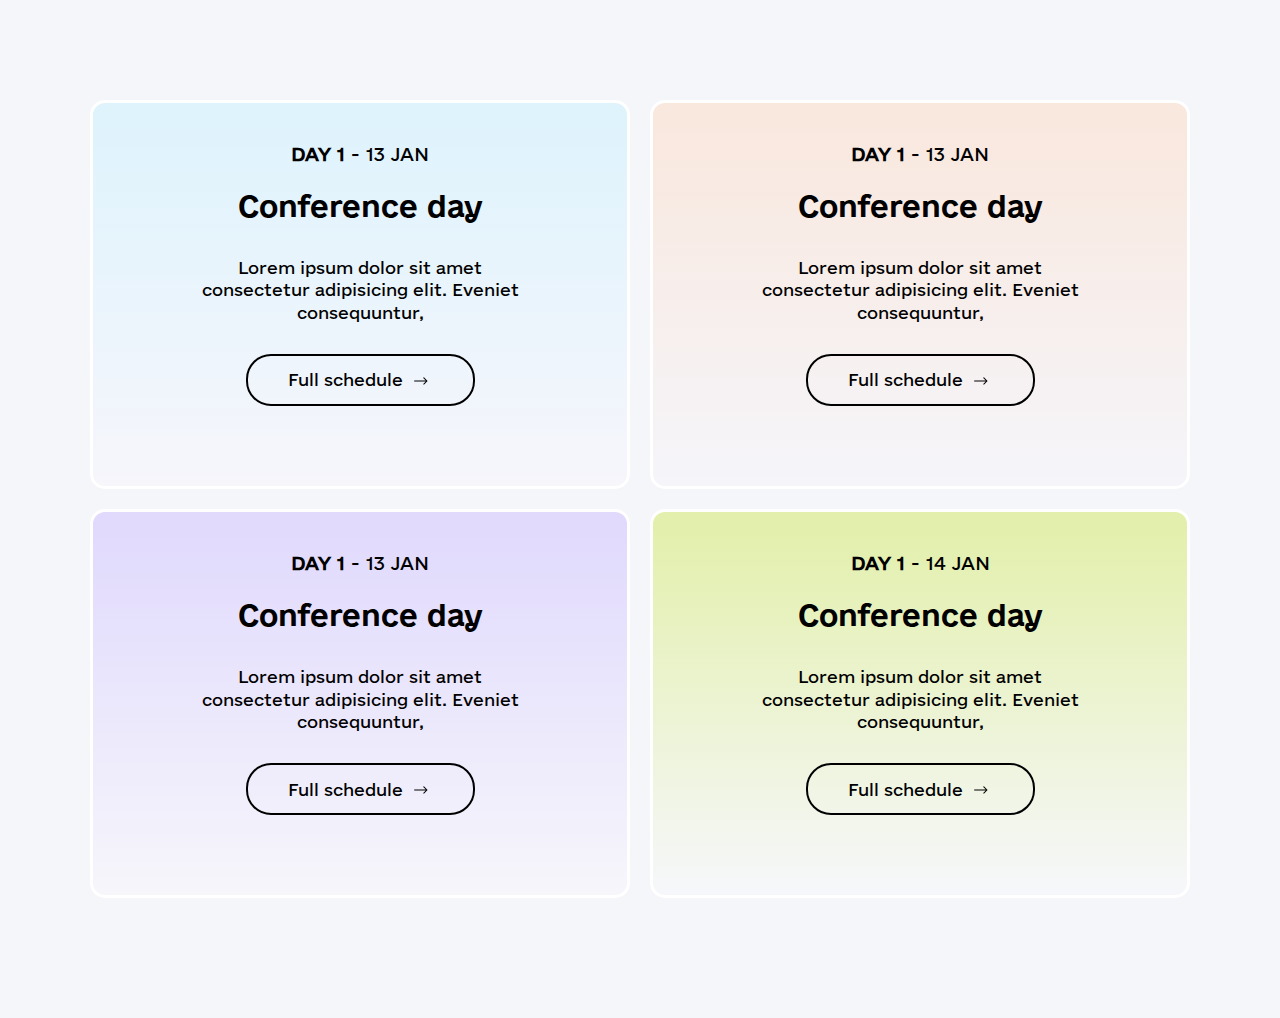
<file: index.html>
<!DOCTYPE html>
<html lang="en">

<head>
    <meta charset="UTF-8">
    <meta http-equiv="X-UA-Compatible" content="IE=edge">
    <meta name="viewport" content="width=device-width, initial-scale=1.0">
    <title>Cards</title>
    <link rel="stylesheet" href="style.css">
</head>

<body>

    <main class="main">
        <section class="card">
            <div class="container">
                <div class="card__wrapper">
                    <div class="card__item lightblue">
                        <p class="info">
                            <b>DAY 1 </b> - 13 JAN
                        </p>
                        <h2 class="title">
                            Conference day
                        </h2>
                        <p class="description">
                            Lorem ipsum dolor sit amet consectetur adipisicing elit. Eveniet consequuntur,
                        </p>
                        <a href="#" class="btn">
                            Full schedule
                            <svg width="22" height="22" viewBox="0 0 22 22" fill="none" xmlns="http://www.w3.org/2000/svg">
                                <g>
                                <path d="M5 9.5C4.72386 9.5 4.5 9.72386 4.5 10C4.5 10.2761 4.72386 10.5 5 10.5V9.5ZM17.8536 10.3536C18.0488 10.1583 18.0488 9.84171 17.8536 9.64645L14.6716 6.46447C14.4763 6.2692 14.1597 6.2692 13.9645 6.46447C13.7692 6.65973 13.7692 6.97631 13.9645 7.17157L16.7929 10L13.9645 12.8284C13.7692 13.0237 13.7692 13.3403 13.9645 13.5355C14.1597 13.7308 14.4763 13.7308 14.6716 13.5355L17.8536 10.3536ZM5 10.5H17.5V9.5H5V10.5Z" fill="black"/>
                                </g>
                                <defs>
                                <filter id="filter0_d_236_1887" x="-3" y="0" width="28" height="28" filterUnits="userSpaceOnUse" color-interpolation-filters="sRGB">
                                <feFlood flood-opacity="0" result="BackgroundImageFix"/>
                                <feColorMatrix in="SourceAlpha" type="matrix" values="0 0 0 0 0 0 0 0 0 0 0 0 0 0 0 0 0 0 127 0" result="hardAlpha"/>
                                <feOffset dy="4"/>
                                <feGaussianBlur stdDeviation="2"/>
                                <feComposite in2="hardAlpha" operator="out"/>
                                <feColorMatrix type="matrix" values="0 0 0 0 0 0 0 0 0 0 0 0 0 0 0 0 0 0 0.25 0"/>
                                <feBlend mode="normal" in2="BackgroundImageFix" result="effect1_dropShadow_236_1887"/>
                                <feBlend mode="normal" in="SourceGraphic" in2="effect1_dropShadow_236_1887" result="shape"/>
                                </filter>
                                </defs>
                            </svg>                        
                        </a>
                    </div>
                    <div class="card__item lightred">
                        <p class="info">
                            <b>DAY 1 </b> - 13 JAN
                        </p>
                        <h2 class="title">
                            Conference day
                        </h2>
                        <p class="description">
                            Lorem ipsum dolor sit amet consectetur adipisicing elit. Eveniet consequuntur,
                        </p>
                        <a href="#" class="btn">
                            Full schedule
                            <svg width="22" height="22" viewBox="0 0 22 22" fill="none" xmlns="http://www.w3.org/2000/svg">
                                <g>
                                <path d="M5 9.5C4.72386 9.5 4.5 9.72386 4.5 10C4.5 10.2761 4.72386 10.5 5 10.5V9.5ZM17.8536 10.3536C18.0488 10.1583 18.0488 9.84171 17.8536 9.64645L14.6716 6.46447C14.4763 6.2692 14.1597 6.2692 13.9645 6.46447C13.7692 6.65973 13.7692 6.97631 13.9645 7.17157L16.7929 10L13.9645 12.8284C13.7692 13.0237 13.7692 13.3403 13.9645 13.5355C14.1597 13.7308 14.4763 13.7308 14.6716 13.5355L17.8536 10.3536ZM5 10.5H17.5V9.5H5V10.5Z" fill="black"/>
                                </g>
                                <defs>
                                <filter id="filter0_d_236_1887" x="-3" y="0" width="28" height="28" filterUnits="userSpaceOnUse" color-interpolation-filters="sRGB">
                                <feFlood flood-opacity="0" result="BackgroundImageFix"/>
                                <feColorMatrix in="SourceAlpha" type="matrix" values="0 0 0 0 0 0 0 0 0 0 0 0 0 0 0 0 0 0 127 0" result="hardAlpha"/>
                                <feOffset dy="4"/>
                                <feGaussianBlur stdDeviation="2"/>
                                <feComposite in2="hardAlpha" operator="out"/>
                                <feColorMatrix type="matrix" values="0 0 0 0 0 0 0 0 0 0 0 0 0 0 0 0 0 0 0.25 0"/>
                                <feBlend mode="normal" in2="BackgroundImageFix" result="effect1_dropShadow_236_1887"/>
                                <feBlend mode="normal" in="SourceGraphic" in2="effect1_dropShadow_236_1887" result="shape"/>
                                </filter>
                                </defs>
                            </svg>  
                        </a>
                    </div>
                    <div class="card__item lightviolet">
                        <p class="info">
                            <b>DAY 1 </b> - 13 JAN
                        </p>
                        <h2 class="title">
                            Conference day
                        </h2>
                        <p class="description">
                            Lorem ipsum dolor sit amet consectetur adipisicing elit. Eveniet consequuntur,
                        </p>
                        <a href="#" class="btn">
                            Full schedule
                            <svg width="22" height="22" viewBox="0 0 22 22" fill="none" xmlns="http://www.w3.org/2000/svg">
                                <g>
                                <path d="M5 9.5C4.72386 9.5 4.5 9.72386 4.5 10C4.5 10.2761 4.72386 10.5 5 10.5V9.5ZM17.8536 10.3536C18.0488 10.1583 18.0488 9.84171 17.8536 9.64645L14.6716 6.46447C14.4763 6.2692 14.1597 6.2692 13.9645 6.46447C13.7692 6.65973 13.7692 6.97631 13.9645 7.17157L16.7929 10L13.9645 12.8284C13.7692 13.0237 13.7692 13.3403 13.9645 13.5355C14.1597 13.7308 14.4763 13.7308 14.6716 13.5355L17.8536 10.3536ZM5 10.5H17.5V9.5H5V10.5Z" fill="black"/>
                                </g>
                                <defs>
                                <filter id="filter0_d_236_1887" x="-3" y="0" width="28" height="28" filterUnits="userSpaceOnUse" color-interpolation-filters="sRGB">
                                <feFlood flood-opacity="0" result="BackgroundImageFix"/>
                                <feColorMatrix in="SourceAlpha" type="matrix" values="0 0 0 0 0 0 0 0 0 0 0 0 0 0 0 0 0 0 127 0" result="hardAlpha"/>
                                <feOffset dy="4"/>
                                <feGaussianBlur stdDeviation="2"/>
                                <feComposite in2="hardAlpha" operator="out"/>
                                <feColorMatrix type="matrix" values="0 0 0 0 0 0 0 0 0 0 0 0 0 0 0 0 0 0 0.25 0"/>
                                <feBlend mode="normal" in2="BackgroundImageFix" result="effect1_dropShadow_236_1887"/>
                                <feBlend mode="normal" in="SourceGraphic" in2="effect1_dropShadow_236_1887" result="shape"/>
                                </filter>
                                </defs>
                            </svg>  
                        </a>
                    </div>
                    <div class="card__item lightyellow">
                        <p class="info">
                            <b>DAY 1 </b> - 14 JAN
                        </p>
                        <h2 class="title">
                            Conference day
                        </h2>
                        <p class="description">
                            Lorem ipsum dolor sit amet consectetur adipisicing elit. Eveniet consequuntur,
                        </p>
                        <a href="#" class="btn">
                            Full schedule
                            <svg width="22" height="22" viewBox="0 0 22 22" fill="none" xmlns="http://www.w3.org/2000/svg">
                                <g>
                                <path d="M5 9.5C4.72386 9.5 4.5 9.72386 4.5 10C4.5 10.2761 4.72386 10.5 5 10.5V9.5ZM17.8536 10.3536C18.0488 10.1583 18.0488 9.84171 17.8536 9.64645L14.6716 6.46447C14.4763 6.2692 14.1597 6.2692 13.9645 6.46447C13.7692 6.65973 13.7692 6.97631 13.9645 7.17157L16.7929 10L13.9645 12.8284C13.7692 13.0237 13.7692 13.3403 13.9645 13.5355C14.1597 13.7308 14.4763 13.7308 14.6716 13.5355L17.8536 10.3536ZM5 10.5H17.5V9.5H5V10.5Z" fill="black"/>
                                </g>
                                <defs>
                                <filter id="filter0_d_236_1887" x="-3" y="0" width="28" height="28" filterUnits="userSpaceOnUse" color-interpolation-filters="sRGB">
                                <feFlood flood-opacity="0" result="BackgroundImageFix"/>
                                <feColorMatrix in="SourceAlpha" type="matrix" values="0 0 0 0 0 0 0 0 0 0 0 0 0 0 0 0 0 0 127 0" result="hardAlpha"/>
                                <feOffset dy="4"/>
                                <feGaussianBlur stdDeviation="2"/>
                                <feComposite in2="hardAlpha" operator="out"/>
                                <feColorMatrix type="matrix" values="0 0 0 0 0 0 0 0 0 0 0 0 0 0 0 0 0 0 0.25 0"/>
                                <feBlend mode="normal" in2="BackgroundImageFix" result="effect1_dropShadow_236_1887"/>
                                <feBlend mode="normal" in="SourceGraphic" in2="effect1_dropShadow_236_1887" result="shape"/>
                                </filter>
                                </defs>
                            </svg>  
                        </a>
                    </div>
                </div>
            </div>
        </section>
        
    </main>


</body>

</html>
</file>
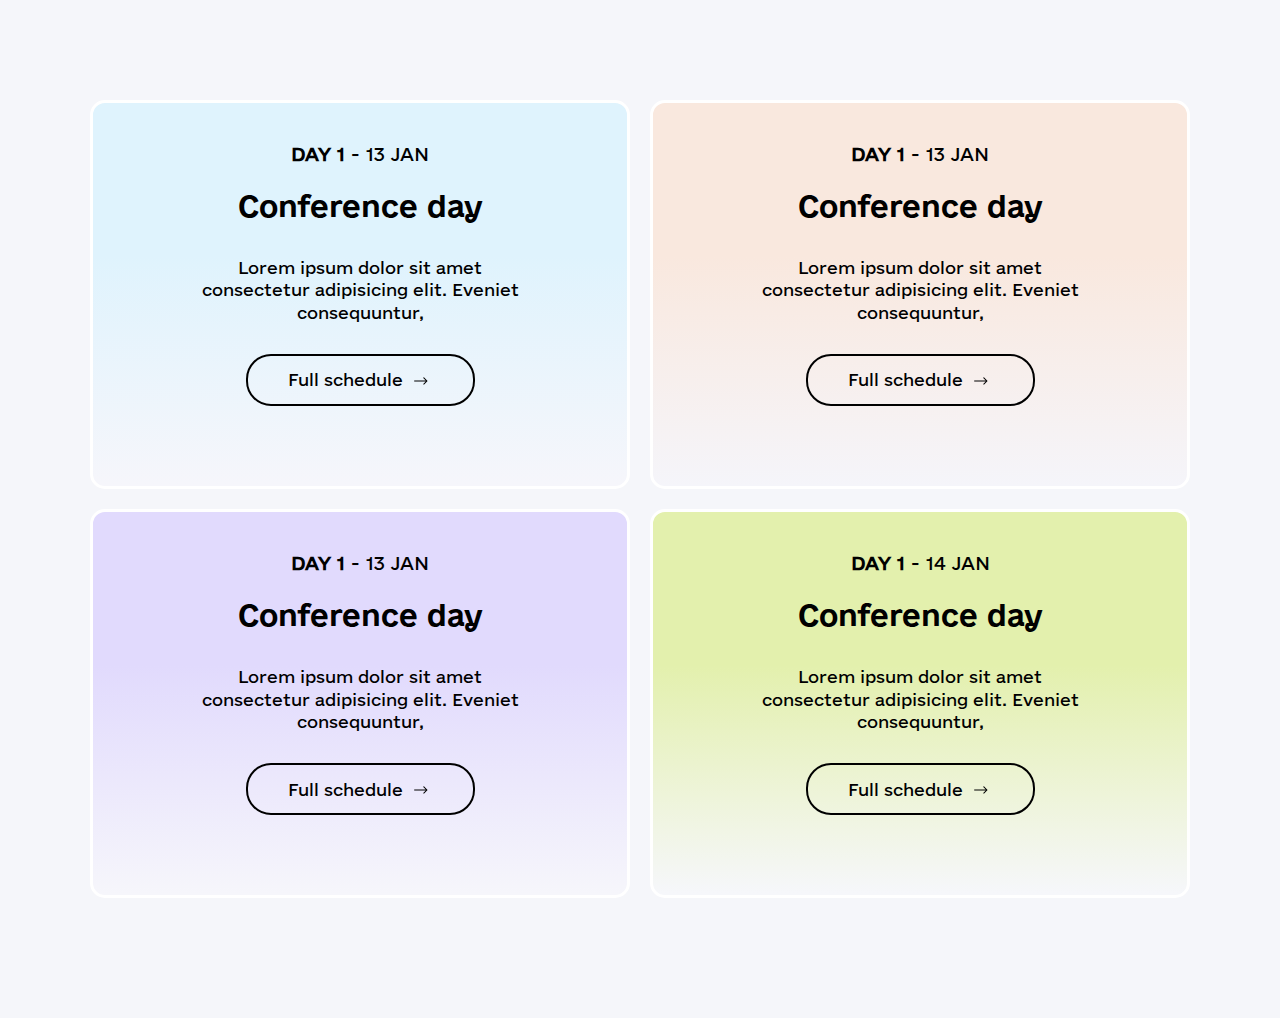
<file: index-v2.html>
<!DOCTYPE html>
<html lang="en">

<head>
    <meta charset="UTF-8">
    <meta http-equiv="X-UA-Compatible" content="IE=edge">
    <meta name="viewport" content="width=device-width, initial-scale=1.0">
    <title>Cards</title>
    <link rel="stylesheet" href="style.css">
</head>

<body>

    <main class="main">
        <section class="card">
            <div class="container">
                <div class="card__wrapper">
                    <div class="card__item light-blue">
                        <p class="info">
                            <b>DAY 1 </b> - 13 JAN
                        </p>
                        <h2 class="title">
                            Conference day
                        </h2>
                        <p class="description">
                            Lorem ipsum dolor sit amet consectetur adipisicing elit. Eveniet consequuntur,
                        </p>
                        <a href="#" class="btn">
                            Full schedule
                            <svg width="22" height="22" viewBox="0 0 22 22" fill="none" xmlns="http://www.w3.org/2000/svg">
                                <g>
                                <path d="M5 9.5C4.72386 9.5 4.5 9.72386 4.5 10C4.5 10.2761 4.72386 10.5 5 10.5V9.5ZM17.8536 10.3536C18.0488 10.1583 18.0488 9.84171 17.8536 9.64645L14.6716 6.46447C14.4763 6.2692 14.1597 6.2692 13.9645 6.46447C13.7692 6.65973 13.7692 6.97631 13.9645 7.17157L16.7929 10L13.9645 12.8284C13.7692 13.0237 13.7692 13.3403 13.9645 13.5355C14.1597 13.7308 14.4763 13.7308 14.6716 13.5355L17.8536 10.3536ZM5 10.5H17.5V9.5H5V10.5Z" fill="black"/>
                                </g>
                                <defs>
                                <filter id="filter0_d_236_1887" x="-3" y="0" width="28" height="28" filterUnits="userSpaceOnUse" color-interpolation-filters="sRGB">
                                <feFlood flood-opacity="0" result="BackgroundImageFix"/>
                                <feColorMatrix in="SourceAlpha" type="matrix" values="0 0 0 0 0 0 0 0 0 0 0 0 0 0 0 0 0 0 127 0" result="hardAlpha"/>
                                <feOffset dy="4"/>
                                <feGaussianBlur stdDeviation="2"/>
                                <feComposite in2="hardAlpha" operator="out"/>
                                <feColorMatrix type="matrix" values="0 0 0 0 0 0 0 0 0 0 0 0 0 0 0 0 0 0 0.25 0"/>
                                <feBlend mode="normal" in2="BackgroundImageFix" result="effect1_dropShadow_236_1887"/>
                                <feBlend mode="normal" in="SourceGraphic" in2="effect1_dropShadow_236_1887" result="shape"/>
                                </filter>
                                </defs>
                            </svg>                        
                        </a>
                    </div>
                    <div class="card__item light-red">
                        <p class="info">
                            <b>DAY 1 </b> - 13 JAN
                        </p>
                        <h2 class="title">
                            Conference day
                        </h2>
                        <p class="description">
                            Lorem ipsum dolor sit amet consectetur adipisicing elit. Eveniet consequuntur,
                        </p>
                        <a href="#" class="btn">
                            Full schedule
                            <svg width="22" height="22" viewBox="0 0 22 22" fill="none" xmlns="http://www.w3.org/2000/svg">
                                <g>
                                <path d="M5 9.5C4.72386 9.5 4.5 9.72386 4.5 10C4.5 10.2761 4.72386 10.5 5 10.5V9.5ZM17.8536 10.3536C18.0488 10.1583 18.0488 9.84171 17.8536 9.64645L14.6716 6.46447C14.4763 6.2692 14.1597 6.2692 13.9645 6.46447C13.7692 6.65973 13.7692 6.97631 13.9645 7.17157L16.7929 10L13.9645 12.8284C13.7692 13.0237 13.7692 13.3403 13.9645 13.5355C14.1597 13.7308 14.4763 13.7308 14.6716 13.5355L17.8536 10.3536ZM5 10.5H17.5V9.5H5V10.5Z" fill="black"/>
                                </g>
                                <defs>
                                <filter id="filter0_d_236_1887" x="-3" y="0" width="28" height="28" filterUnits="userSpaceOnUse" color-interpolation-filters="sRGB">
                                <feFlood flood-opacity="0" result="BackgroundImageFix"/>
                                <feColorMatrix in="SourceAlpha" type="matrix" values="0 0 0 0 0 0 0 0 0 0 0 0 0 0 0 0 0 0 127 0" result="hardAlpha"/>
                                <feOffset dy="4"/>
                                <feGaussianBlur stdDeviation="2"/>
                                <feComposite in2="hardAlpha" operator="out"/>
                                <feColorMatrix type="matrix" values="0 0 0 0 0 0 0 0 0 0 0 0 0 0 0 0 0 0 0.25 0"/>
                                <feBlend mode="normal" in2="BackgroundImageFix" result="effect1_dropShadow_236_1887"/>
                                <feBlend mode="normal" in="SourceGraphic" in2="effect1_dropShadow_236_1887" result="shape"/>
                                </filter>
                                </defs>
                            </svg>  
                        </a>
                    </div>
                    <div class="card__item light-violet">
                        <p class="info">
                            <b>DAY 1 </b> - 13 JAN
                        </p>
                        <h2 class="title">
                            Conference day
                        </h2>
                        <p class="description">
                            Lorem ipsum dolor sit amet consectetur adipisicing elit. Eveniet consequuntur,
                        </p>
                        <a href="#" class="btn">
                            Full schedule
                            <svg width="22" height="22" viewBox="0 0 22 22" fill="none" xmlns="http://www.w3.org/2000/svg">
                                <g>
                                <path d="M5 9.5C4.72386 9.5 4.5 9.72386 4.5 10C4.5 10.2761 4.72386 10.5 5 10.5V9.5ZM17.8536 10.3536C18.0488 10.1583 18.0488 9.84171 17.8536 9.64645L14.6716 6.46447C14.4763 6.2692 14.1597 6.2692 13.9645 6.46447C13.7692 6.65973 13.7692 6.97631 13.9645 7.17157L16.7929 10L13.9645 12.8284C13.7692 13.0237 13.7692 13.3403 13.9645 13.5355C14.1597 13.7308 14.4763 13.7308 14.6716 13.5355L17.8536 10.3536ZM5 10.5H17.5V9.5H5V10.5Z" fill="black"/>
                                </g>
                                <defs>
                                <filter id="filter0_d_236_1887" x="-3" y="0" width="28" height="28" filterUnits="userSpaceOnUse" color-interpolation-filters="sRGB">
                                <feFlood flood-opacity="0" result="BackgroundImageFix"/>
                                <feColorMatrix in="SourceAlpha" type="matrix" values="0 0 0 0 0 0 0 0 0 0 0 0 0 0 0 0 0 0 127 0" result="hardAlpha"/>
                                <feOffset dy="4"/>
                                <feGaussianBlur stdDeviation="2"/>
                                <feComposite in2="hardAlpha" operator="out"/>
                                <feColorMatrix type="matrix" values="0 0 0 0 0 0 0 0 0 0 0 0 0 0 0 0 0 0 0.25 0"/>
                                <feBlend mode="normal" in2="BackgroundImageFix" result="effect1_dropShadow_236_1887"/>
                                <feBlend mode="normal" in="SourceGraphic" in2="effect1_dropShadow_236_1887" result="shape"/>
                                </filter>
                                </defs>
                            </svg>  
                        </a>
                    </div>
                    <div class="card__item light-yellow">
                        <p class="info">
                            <b>DAY 1 </b> - 14 JAN
                        </p>
                        <h2 class="title">
                            Conference day
                        </h2>
                        <p class="description">
                            Lorem ipsum dolor sit amet consectetur adipisicing elit. Eveniet consequuntur,
                        </p>
                        <a href="#" class="btn">
                            Full schedule
                            <svg width="22" height="22" viewBox="0 0 22 22" fill="none" xmlns="http://www.w3.org/2000/svg">
                                <g>
                                <path d="M5 9.5C4.72386 9.5 4.5 9.72386 4.5 10C4.5 10.2761 4.72386 10.5 5 10.5V9.5ZM17.8536 10.3536C18.0488 10.1583 18.0488 9.84171 17.8536 9.64645L14.6716 6.46447C14.4763 6.2692 14.1597 6.2692 13.9645 6.46447C13.7692 6.65973 13.7692 6.97631 13.9645 7.17157L16.7929 10L13.9645 12.8284C13.7692 13.0237 13.7692 13.3403 13.9645 13.5355C14.1597 13.7308 14.4763 13.7308 14.6716 13.5355L17.8536 10.3536ZM5 10.5H17.5V9.5H5V10.5Z" fill="black"/>
                                </g>
                                <defs>
                                <filter id="filter0_d_236_1887" x="-3" y="0" width="28" height="28" filterUnits="userSpaceOnUse" color-interpolation-filters="sRGB">
                                <feFlood flood-opacity="0" result="BackgroundImageFix"/>
                                <feColorMatrix in="SourceAlpha" type="matrix" values="0 0 0 0 0 0 0 0 0 0 0 0 0 0 0 0 0 0 127 0" result="hardAlpha"/>
                                <feOffset dy="4"/>
                                <feGaussianBlur stdDeviation="2"/>
                                <feComposite in2="hardAlpha" operator="out"/>
                                <feColorMatrix type="matrix" values="0 0 0 0 0 0 0 0 0 0 0 0 0 0 0 0 0 0 0.25 0"/>
                                <feBlend mode="normal" in2="BackgroundImageFix" result="effect1_dropShadow_236_1887"/>
                                <feBlend mode="normal" in="SourceGraphic" in2="effect1_dropShadow_236_1887" result="shape"/>
                                </filter>
                                </defs>
                            </svg>  
                        </a>
                    </div>
                </div>
            </div>
        </section>
        
    </main>


</body>

</html>
</file>
<file: style.css>
@font-face {
    font-family: "e-UkraineHead";
    src: url("fonts/e-UkraineHead-Bold.woff") format("woff")
}

@font-face {
    font-family: "e-Ukraine";
    src: url("fonts/e-Ukraine-Regular.woff") format("woff");
    font-weight: 400
}

body {
    margin: 0;
    padding: 0
}

.card {
    padding: 100px 0;
    background-color: #f5f6fa
}

.container {
    margin: 0px auto;
    max-width: 1100px;
    padding: 0 20px
}

.card__wrapper {
    width: 100%;
    display: -webkit-box;
    display: -ms-flexbox;
    display: flex;
    -webkit-box-align: center;
    -ms-flex-align: center;
    align-items: center;
    -webkit-box-pack: justify;
    -ms-flex-pack: justify;
    justify-content: space-between;
    -ms-flex-wrap: wrap;
    flex-wrap: wrap;
    -webkit-box-sizing: border-box;
    box-sizing: border-box
}

.card__wrapper * {
    -webkit-box-sizing: border-box;
    box-sizing: border-box
}

.card__item {
    width: calc(50% - 10px);
    text-align: center;
    padding: 40px 40px 80px;
    border-radius: 15px;
    border: 3px solid #fff;
    margin-bottom: 20px
}

.card__item.lightblue {
    background: -webkit-gradient(linear, left top, left bottom, color-stop(5%, rgb(223, 243, 253)), to(rgb(246, 246, 251)));
    background: linear-gradient(180deg, rgb(223, 243, 253) 5%, rgb(246, 246, 251) 100%)
}

.card__item.lightred {
    background: -webkit-gradient(linear, left top, left bottom, color-stop(5%, rgb(249, 232, 222)), to(rgb(245, 245, 250)));
    background: linear-gradient(180deg, rgb(249, 232, 222) 5%, rgb(245, 245, 250) 100%)
}

.card__item.lightviolet {
    background: -webkit-gradient(linear, left top, left bottom, color-stop(5%, rgb(225, 218, 253)), to(rgb(246, 246, 251)));
    background: linear-gradient(180deg, rgb(225, 218, 253) 5%, rgb(246, 246, 251) 100%)
}

.card__item.lightyellow {
    background: -webkit-gradient(linear, left top, left bottom, color-stop(5%, rgb(227, 240, 173)), to(rgb(246, 247, 251)));
    background: linear-gradient(180deg, rgb(227, 240, 173) 5%, rgb(246, 247, 251) 100%)
}

.card__item.light-blue {
    background: -webkit-gradient(linear, left top, left bottom, color-stop(40%, rgb(223, 243, 253)), to(rgb(246, 246, 251)));
    background: linear-gradient(180deg, rgb(223, 243, 253) 40%, rgb(246, 246, 251) 100%)
}

.card__item.light-red {
    background: -webkit-gradient(linear, left top, left bottom, color-stop(40%, rgb(249, 232, 222)), to(rgb(245, 245, 250)));
    background: linear-gradient(180deg, rgb(249, 232, 222) 40%, rgb(245, 245, 250) 100%)
}

.card__item.light-violet {
    background: -webkit-gradient(linear, left top, left bottom, color-stop(40%, rgb(225, 218, 253)), to(rgb(246, 246, 251)));
    background: linear-gradient(180deg, rgb(225, 218, 253) 40%, rgb(246, 246, 251) 100%)
}

.card__item.light-yellow {
    background: -webkit-gradient(linear, left top, left bottom, color-stop(40%, rgb(227, 240, 173)), to(rgb(246, 247, 251)));
    background: linear-gradient(180deg, rgb(227, 240, 173) 40%, rgb(246, 247, 251) 100%)
}

.card__item .info {
    font-family: "e-Ukraine";
    font-weight: 400;
    text-transform: uppercase;
    margin: 0 0 20px;
    font-size: 18px
}

.card__item .title {
    font-family: "e-UkraineHead";
    font-weight: 700;
    text-align: center;
    margin: 0 0 30px;
    font-size: 28px;
    line-height: 150%
}

.card__item .description {
    font-family: "e-Ukraine";
    font-weight: 400;
    text-align: center;
    width: 75%;
    margin: 0 auto 30px;
    font-size: 16px;
    line-height: 140%
}

.card__item .btn {
    margin: 0 auto;
    display: -webkit-inline-box;
    display: -ms-inline-flexbox;
    display: inline-flex;
    -webkit-box-align: center;
    -ms-flex-align: center;
    align-items: center;
    -webkit-box-pack: center;
    -ms-flex-pack: center;
    justify-content: center;
    height: 52px;
    border-radius: 25px;
    border: 2px solid #000;
    color: #000;
    padding: 10px 40px;
    text-decoration: none;
    font-family: "e-Ukraine";
    font-weight: 400;
    font-size: 16px;
    line-height: 110%;
    -webkit-transition: 0.3s ease;
    transition: 0.3s ease
}

.card__item .btn svg {
    margin: 3px 0 0 5px;
    width: 25px;
    background-size: cover;
    -webkit-transition: 0.3s ease;
    transition: 0.3s ease
}

.card__item .btn:hover {
    background-color: rgba(0, 0, 0, 0.05)
}

.card__item .btn:hover svg {
    -webkit-transform: translateX(5px);
    transform: translateX(5px)
}

@media (max-width:768px) {
    .card__wrapper {
        -webkit-box-pack: center;
        -ms-flex-pack: center;
        justify-content: center
    }

    .card__item {
        max-width: 500px;
        width: 100%
    }
}

@media (max-width:576px) {
    .card__item {
        padding: 30px 25px 50px;
        margin-bottom: 20px
    }

    .card__item .description {
        width: 100%
    }

    .card__item .title {
        font-size: 24px
    }

    .card__item .btn {
        max-width: 300px;
        width: 100%;
        padding: 10px
    }
}

@media (max-width:375px) {
    .card__item .btn {
        font-size: 14px;
        height: 50px
    }
}
</file>
